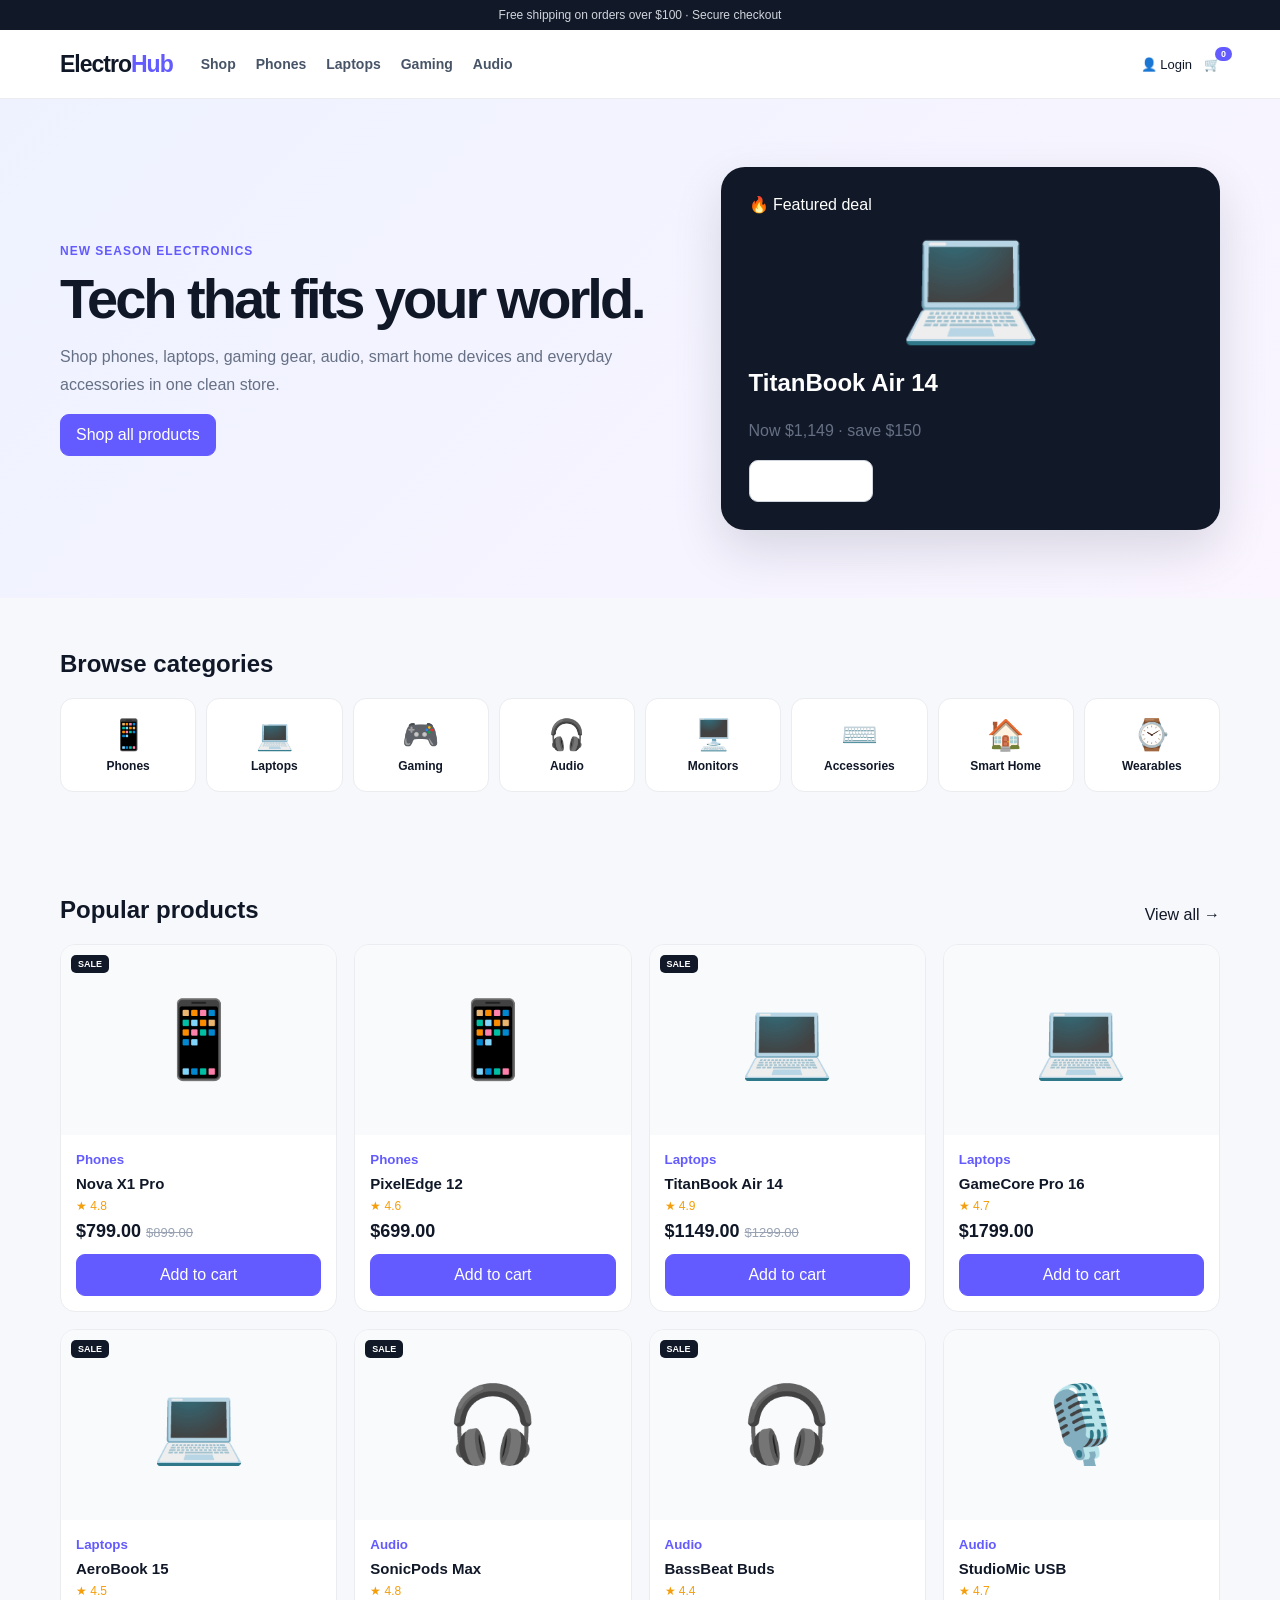
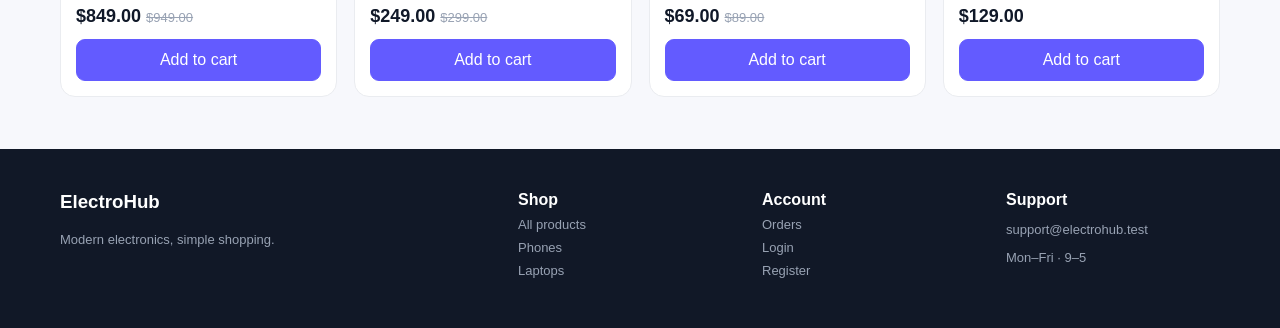
<file: index.html>
<!doctype html><html lang="en"><head><meta charset="UTF-8"><meta name="viewport" content="width=device-width,initial-scale=1"><title>ElectroHub | Electronics Store</title><link rel="stylesheet" href="style.css"></head><body><div id="app"></div><script src="data.js"></script><script src="store.js"></script><script src="app.js"></script></body></html>
</file>
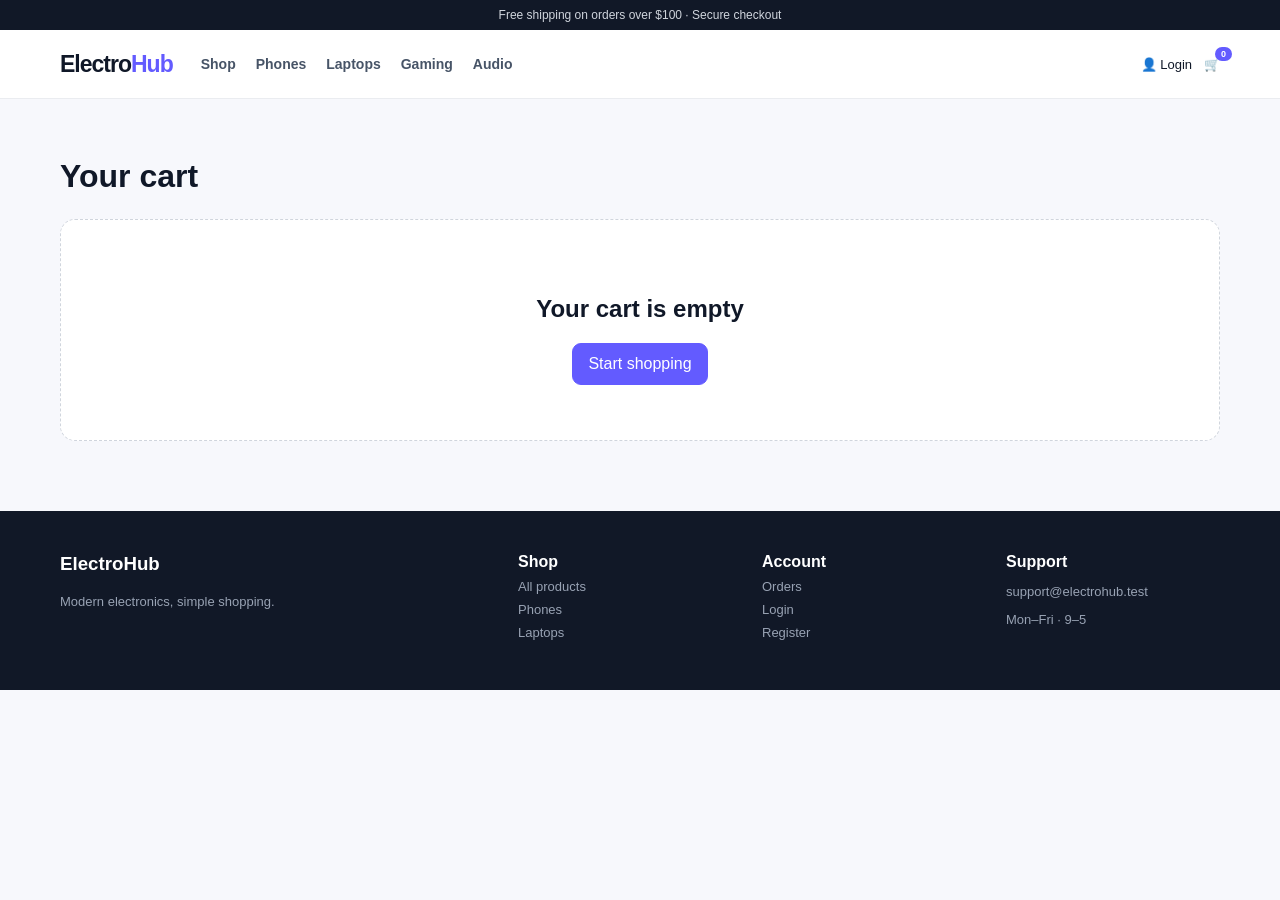
<file: cart.html>
<!doctype html><html lang="en"><head><meta charset="UTF-8"><meta name="viewport" content="width=device-width,initial-scale=1"><title>Cart | ElectroHub</title><link rel="stylesheet" href="style.css"></head><body><div id="app"></div><script src="data.js"></script><script src="store.js"></script><script src="app.js"></script></body></html>
</file>
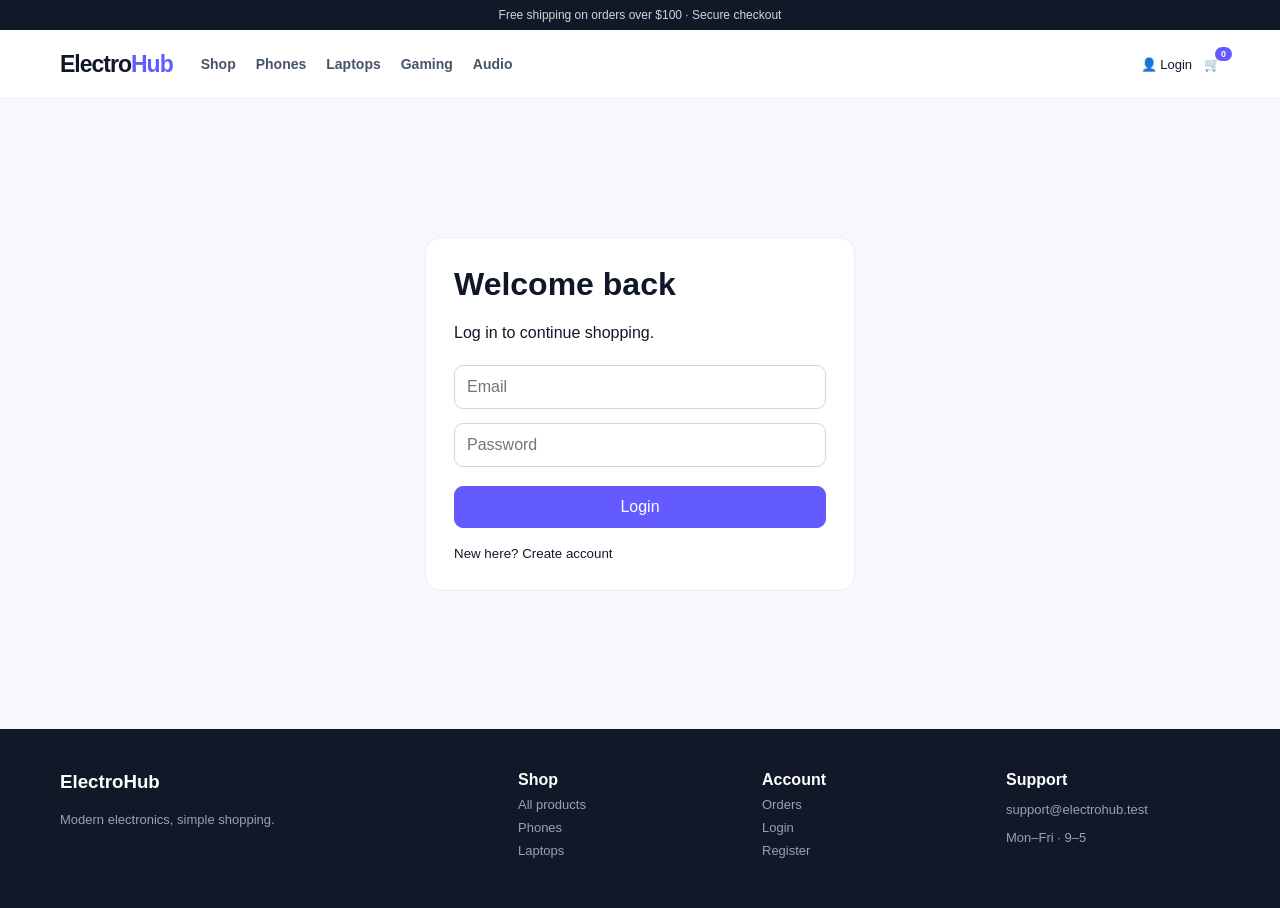
<file: checkout.html>
<!doctype html><html lang="en"><head><meta charset="UTF-8"><meta name="viewport" content="width=device-width,initial-scale=1"><title>Checkout | ElectroHub</title><link rel="stylesheet" href="style.css"></head><body><div id="app"></div><script src="data.js"></script><script src="store.js"></script><script src="app.js"></script></body></html>
</file>
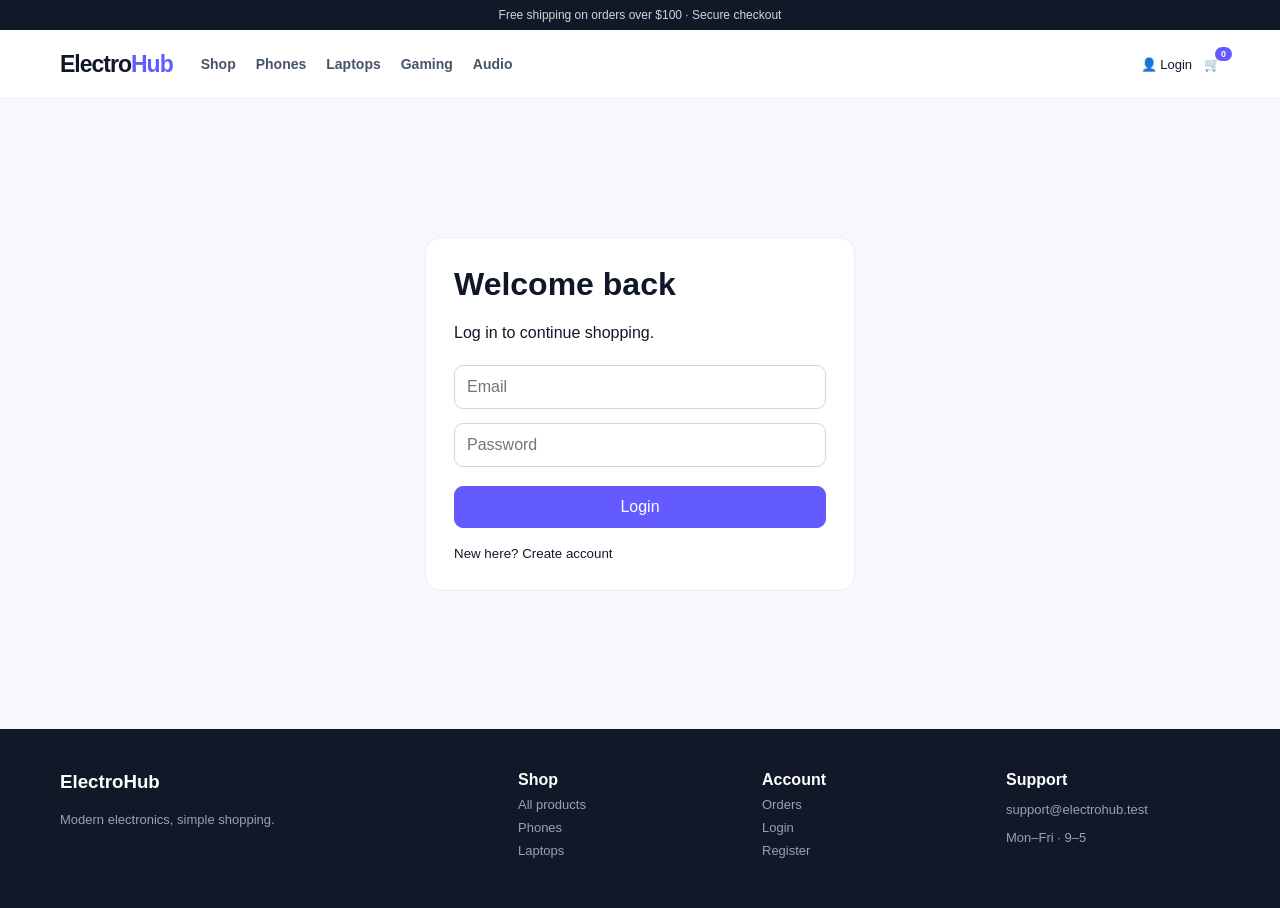
<file: login.html>
<!doctype html><html lang="en"><head><meta charset="UTF-8"><meta name="viewport" content="width=device-width,initial-scale=1"><title>Login | ElectroHub</title><link rel="stylesheet" href="style.css"></head><body><div id="app"></div><script src="data.js"></script><script src="store.js"></script><script src="app.js"></script></body></html>
</file>
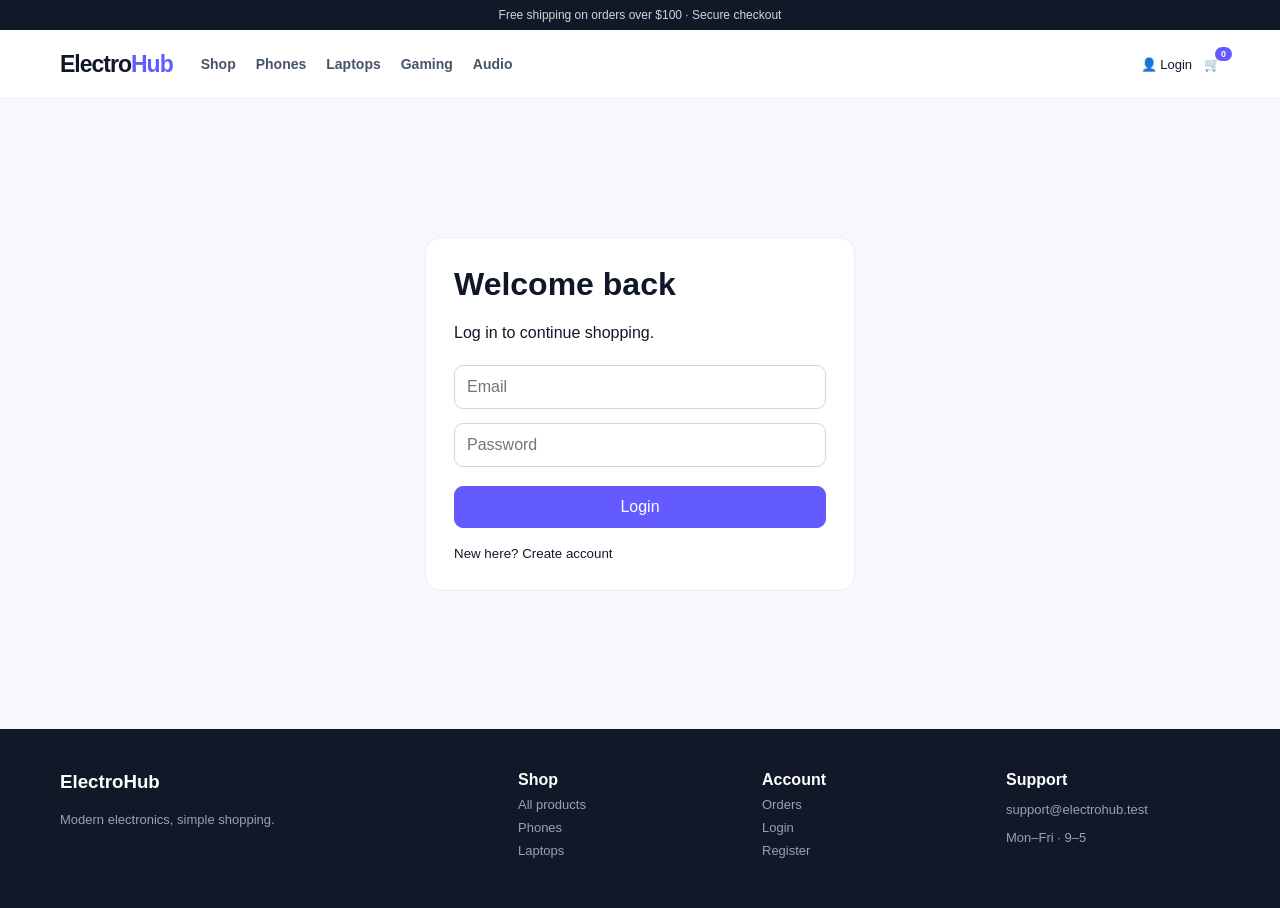
<file: orders.html>
<!doctype html><html lang="en"><head><meta charset="UTF-8"><meta name="viewport" content="width=device-width,initial-scale=1"><title>Orders | ElectroHub</title><link rel="stylesheet" href="style.css"></head><body><div id="app"></div><script src="data.js"></script><script src="store.js"></script><script src="app.js"></script></body></html>
</file>
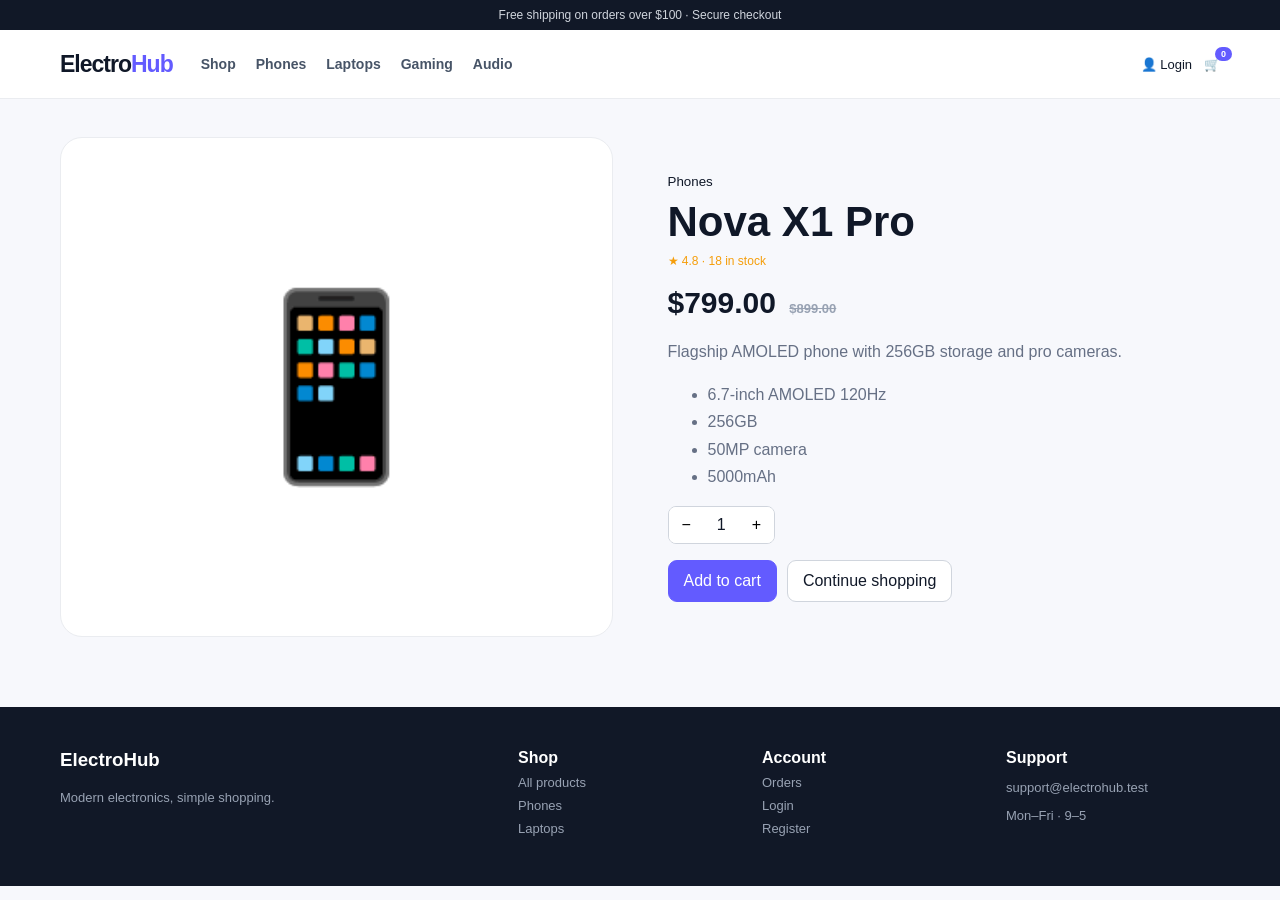
<file: product.html>
<!doctype html><html lang="en"><head><meta charset="UTF-8"><meta name="viewport" content="width=device-width,initial-scale=1"><title>Product | ElectroHub</title><link rel="stylesheet" href="style.css"></head><body><div id="app"></div><script src="data.js"></script><script src="store.js"></script><script src="app.js"></script></body></html>
</file>
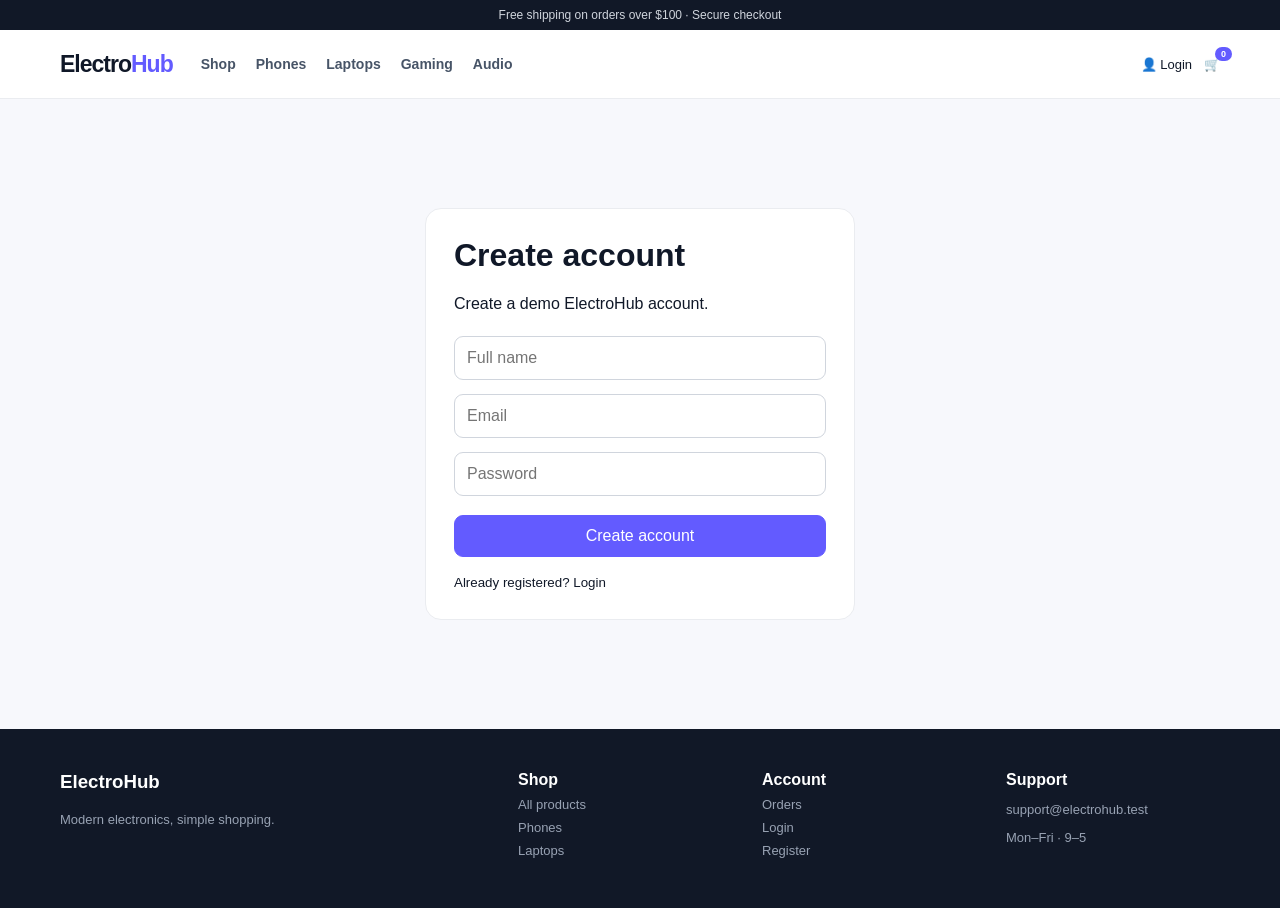
<file: register.html>
<!doctype html><html lang="en"><head><meta charset="UTF-8"><meta name="viewport" content="width=device-width,initial-scale=1"><title>Register | ElectroHub</title><link rel="stylesheet" href="style.css"></head><body><div id="app"></div><script src="data.js"></script><script src="store.js"></script><script src="app.js"></script></body></html>
</file>
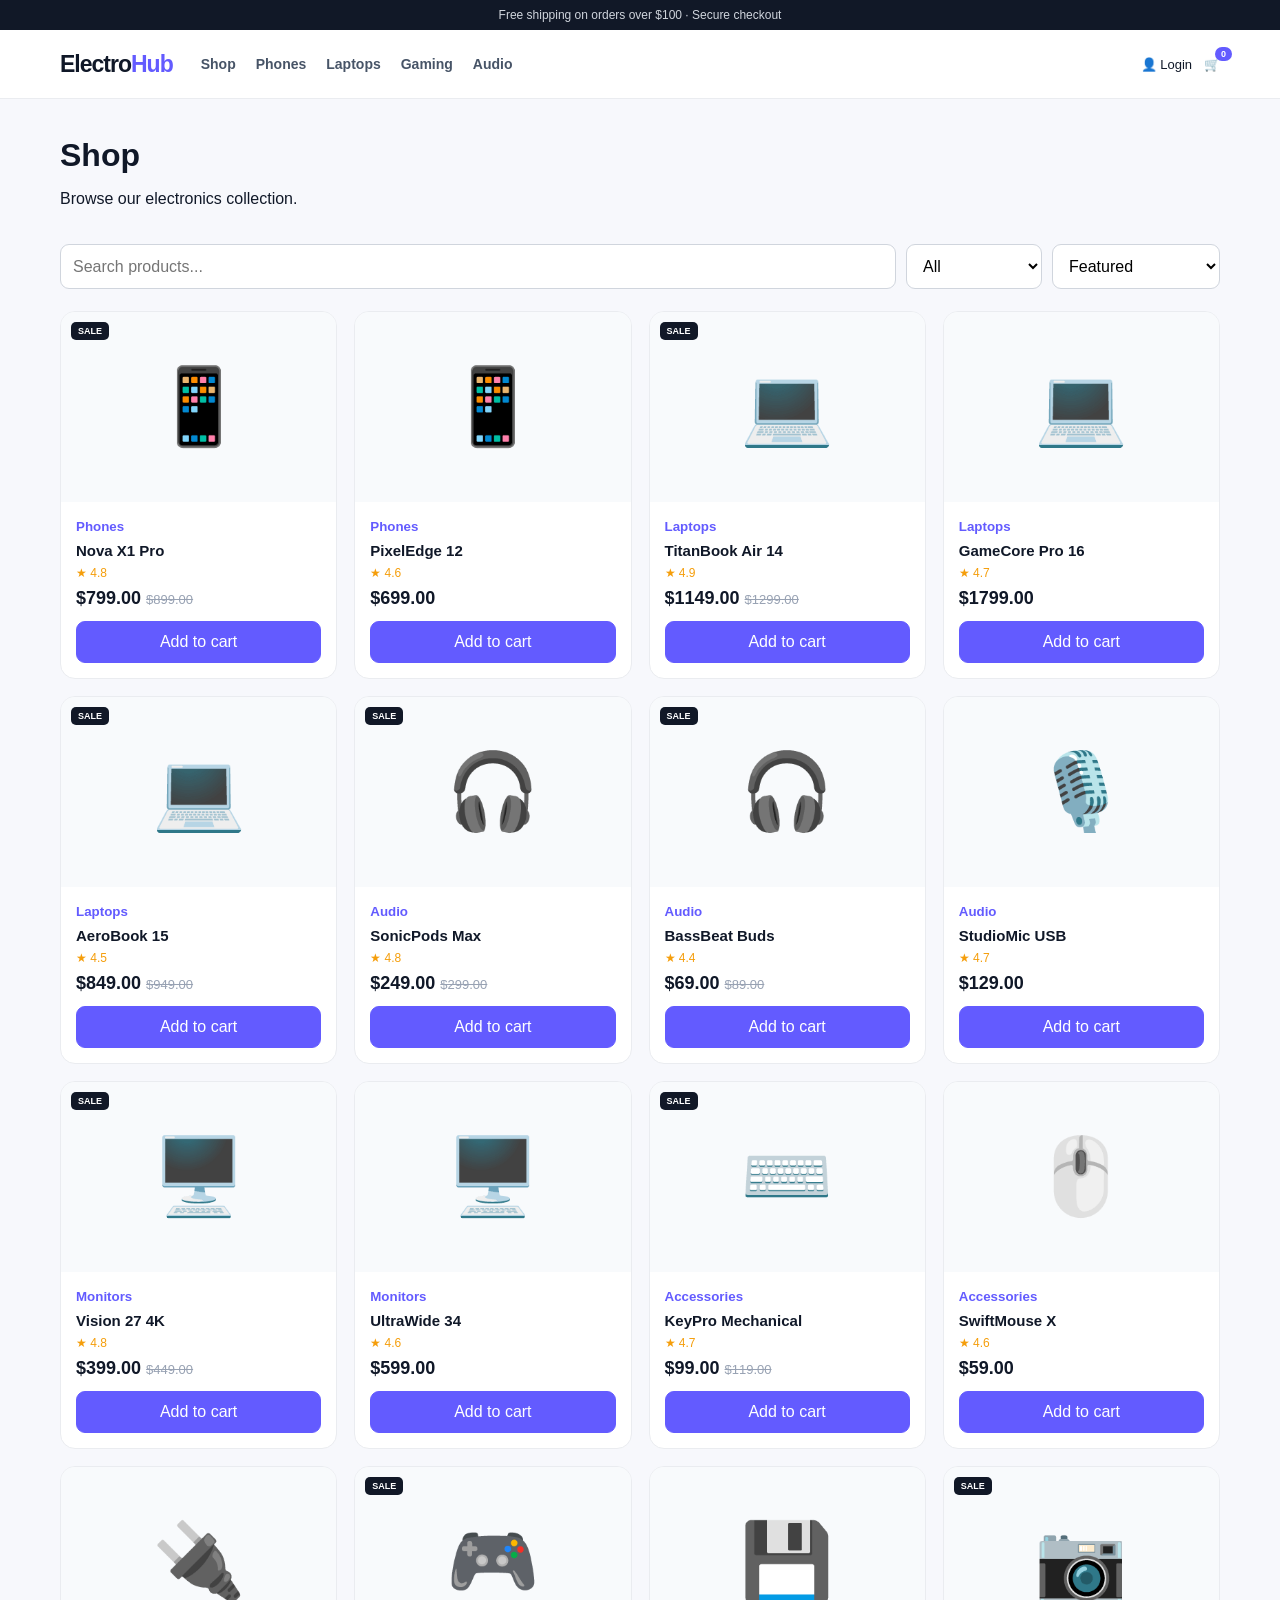
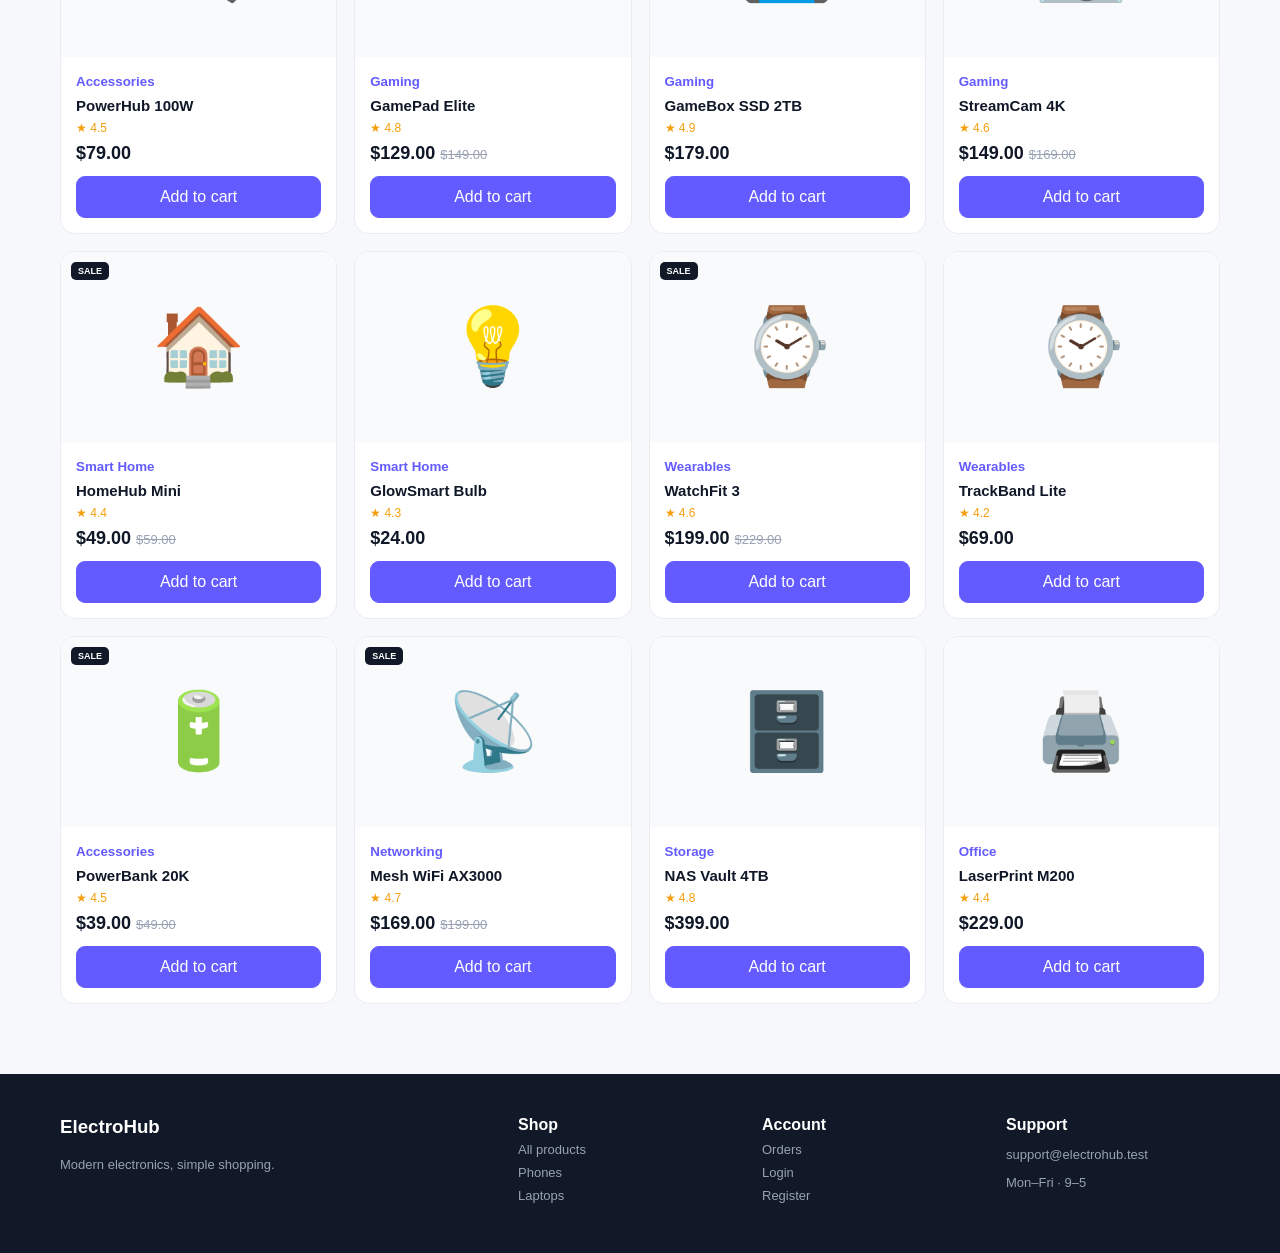
<file: shop.html>
<!doctype html><html lang="en"><head><meta charset="UTF-8"><meta name="viewport" content="width=device-width,initial-scale=1"><title>Shop | ElectroHub</title><link rel="stylesheet" href="style.css"></head><body><div id="app"></div><script src="data.js"></script><script src="store.js"></script><script src="app.js"></script></body></html>
</file>
<file: style.css>
*{box-sizing:border-box}body{margin:0;font-family:Inter,Arial,sans-serif;color:#101828;background:#f7f8fc}a{text-decoration:none;color:inherit}button,input,select{font:inherit}.wrap{width:min(1160px,92%);margin:auto}.top{background:#111827;color:#d0d5dd;text-align:center;font-size:12px;padding:8px}header{background:white;border-bottom:1px solid #eaecf0;position:sticky;top:0;z-index:5}.nav{height:68px;display:flex;align-items:center;gap:28px}.logo{font-size:23px;font-weight:800;letter-spacing:-1px}.logo span{color:#635bff}.nav nav{display:flex;gap:20px;flex:1}.nav nav a{font-size:14px;color:#475467;font-weight:600}.actions{display:flex;align-items:center;gap:12px;font-size:13px}.cart{position:relative}.cart b{position:absolute;background:#635bff;color:white;border-radius:20px;padding:2px 6px;font-size:9px;top:-10px;right:-12px}.link{border:0;background:none;cursor:pointer;color:#475467}.danger{color:#dc2626}.hero{background:linear-gradient(135deg,#eef2ff,#faf5ff);padding:68px 0}.heroGrid{display:grid;grid-template-columns:1.1fr .9fr;gap:50px;align-items:center}.eyebrow{color:#635bff;font-weight:800;text-transform:uppercase;font-size:12px;letter-spacing:1px}.hero h1{font-size:56px;line-height:1;letter-spacing:-3px;margin:12px 0}.hero p{color:#667085;line-height:1.7;max-width:600px}.heroBox{background:#111827;color:white;border-radius:24px;padding:28px;box-shadow:0 20px 50px #11182722}.heroEmoji{text-align:center;font-size:115px}.btn{display:inline-block;padding:11px 15px;border:1px solid #d0d5dd;border-radius:9px;background:white;cursor:pointer;text-align:center}.btn.primary{background:#635bff;border-color:#635bff;color:#fff}.btn.light{background:white}.full{width:100%;margin-top:12px}.section{padding:52px 0}.head{display:flex;justify-content:space-between;align-items:end;margin-bottom:20px}.head h1,.head h2{margin:0}.cats{display:grid;grid-template-columns:repeat(8,1fr);gap:10px}.cat{background:white;border:1px solid #eaecf0;border-radius:13px;padding:18px 8px;text-align:center;font-weight:700;font-size:12px}.cat span{display:block;font-size:30px;margin-bottom:7px}.grid{display:grid;grid-template-columns:repeat(4,1fr);gap:17px}.card{background:white;border:1px solid #eaecf0;border-radius:15px;overflow:hidden}.pic{height:190px;background:#f8fafc;display:flex;align-items:center;justify-content:center;font-size:75px;position:relative}.pic i{position:absolute;top:10px;left:10px;background:#111827;color:white;padding:4px 7px;border-radius:5px;font-style:normal;font-size:9px;font-weight:800}.body{padding:15px}.body small{color:#635bff;font-weight:700}.body h3{font-size:15px;margin:7px 0}.rating{color:#f59e0b;font-size:12px;margin-bottom:8px}.body strong{font-size:18px}.body del,.bigprice del{color:#98a2b3;margin-left:5px;font-size:13px}.page{padding:38px 0 70px}.page>h1{margin-bottom:24px}.filters{display:flex;gap:10px;margin-bottom:22px}.filters input,.filters select,.auth input,.formCard input,.formCard select{padding:12px;border:1px solid #d0d5dd;border-radius:9px;background:white}.filters input{flex:1}.detail{display:grid;grid-template-columns:1fr 1fr;gap:55px;align-items:center}.detailPic{height:500px;background:white;border:1px solid #eaecf0;border-radius:22px;display:flex;align-items:center;justify-content:center;font-size:180px}.detail h1{font-size:42px;margin:8px 0}.detail p,.detail li{color:#667085;line-height:1.7}.bigprice{font-size:30px;font-weight:800;margin:18px 0}.qty{display:flex;width:max-content;border:1px solid #d0d5dd;border-radius:8px;overflow:hidden;background:white}.qty button{border:0;background:white;padding:9px 13px;cursor:pointer}.qty span{padding:9px 13px}.actions2{display:flex;gap:10px;margin-top:16px}.cartLayout,.checkout{display:grid;grid-template-columns:1fr 350px;gap:22px}.cartList,.summary,.formCard{background:white;border:1px solid #eaecf0;border-radius:15px;padding:20px}.cartRow{display:grid;grid-template-columns:80px 1fr auto;gap:15px;align-items:center;padding:15px 0;border-bottom:1px solid #eaecf0}.thumb{height:70px;background:#f8fafc;border-radius:10px;display:grid;place-items:center;font-size:35px}.summary p{display:flex;justify-content:space-between;color:#667085}.summary h2{display:flex;justify-content:space-between}.authWrap{min-height:70vh;display:grid;place-items:center;padding:50px}.auth{width:min(430px,100%);background:white;border:1px solid #eaecf0;border-radius:16px;padding:28px}.auth h1{margin-top:0}.auth input,.formCard input,.formCard select{width:100%;margin:7px 0}.two{display:grid;grid-template-columns:1fr 1fr;gap:10px}.success{background:#ecfdf3;color:#027a48;padding:13px;border-radius:9px;margin-bottom:16px}.orders{display:grid;gap:14px}.order{background:white;border:1px solid #eaecf0;border-radius:15px;padding:20px}.order>div{display:flex;justify-content:space-between}.order span{background:#ecfdf3;color:#027a48;padding:4px 8px;border-radius:20px;font-size:11px}.empty{background:white;border:1px dashed #d0d5dd;border-radius:15px;text-align:center;padding:55px}.foot{display:grid;grid-template-columns:2fr 1fr 1fr 1fr;gap:30px}.foot a{display:block;margin:8px 0;color:#98a2b3;font-size:13px}.foot p{color:#98a2b3;font-size:13px}footer{background:#111827;color:#fff;padding:42px 0}footer h3{margin-top:0}@media(max-width:850px){.grid{grid-template-columns:repeat(2,1fr)}.cats{grid-template-columns:repeat(4,1fr)}.heroGrid,.detail,.cartLayout,.checkout{grid-template-columns:1fr}.nav nav{display:none}.foot{grid-template-columns:1fr 1fr}.hero h1{font-size:42px}}@media(max-width:550px){.grid{grid-template-columns:1fr}.cats{grid-template-columns:repeat(2,1fr)}.filters{flex-direction:column}.foot{grid-template-columns:1fr}.cartRow{grid-template-columns:60px 1fr}.cartRow>.link{grid-column:2;text-align:left}.detailPic{height:320px;font-size:120px}}
</file>
